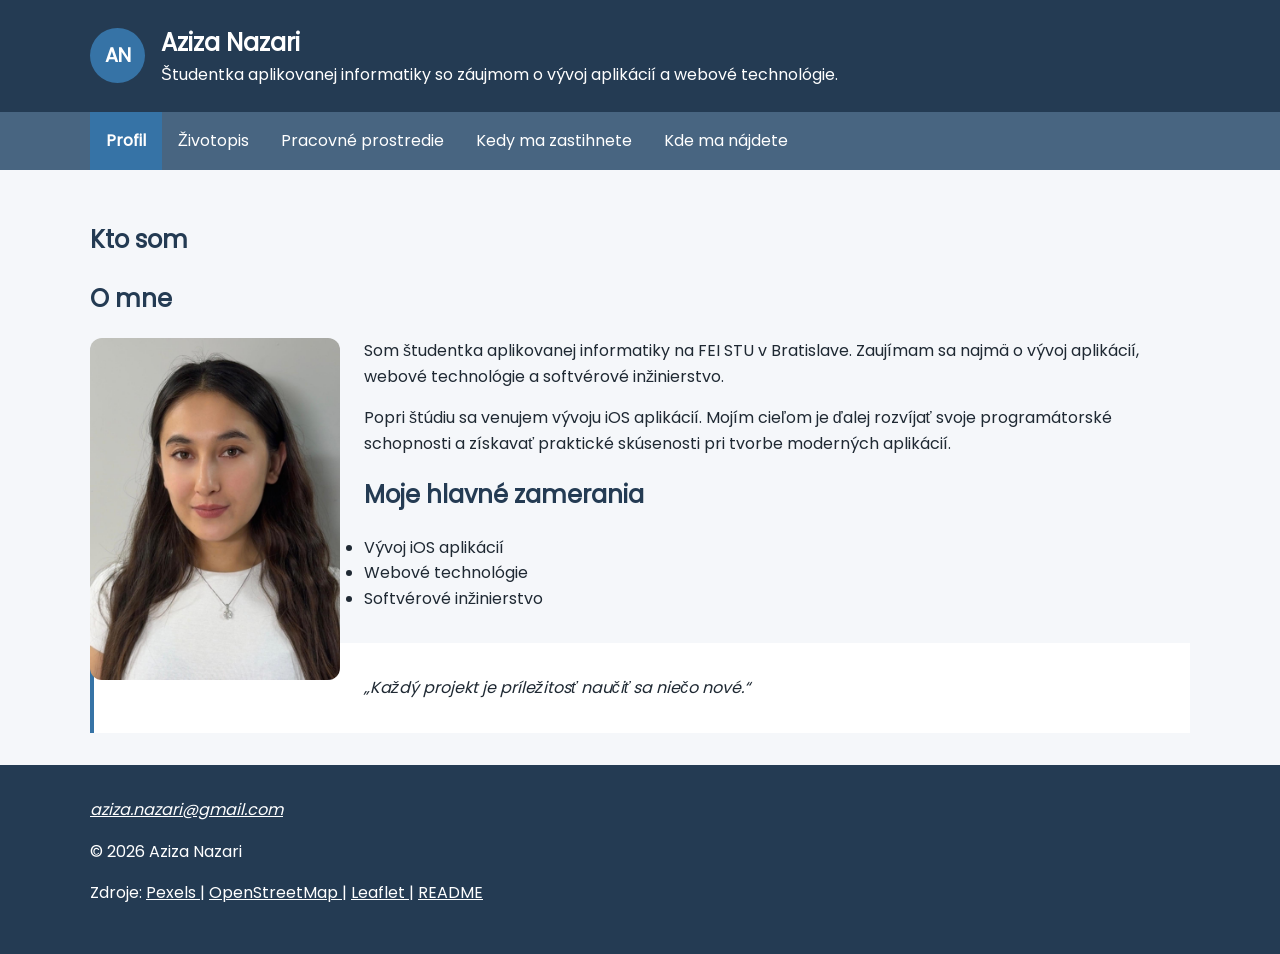
<file: index.html>
<!DOCTYPE html>
<html lang="sk">

<head>
    <meta charset="UTF-8">
    <meta name="viewport" content="width=device-width, initial-scale=1">

    <title>Profil | Aziza Nazari</title>

    <meta
        name="description"
        content="Osobná webová vizitka Azizy Nazari, študentky aplikovanej informatiky so záujmom o vývoj aplikácií a webové technológie."
    >

    <meta property="og:title" content="Profil | Aziza Nazari">
    <meta
        property="og:description"
        content="Osobná webová vizitka Azizy Nazari."
    >
    <meta property="og:image" content="img/me.jpeg">

    <link rel="icon" href="favicon.png">
    <link rel="stylesheet" href="css/styles.css">

    <script src="js/script.js" defer></script>
</head>

<body>

    <a class="skip-link" href="#main-content">Preskočiť na obsah</a>

    <header class="site-header">
        <div class="container">
            <div class="brand">
                <a class="monogram" href="index.html" aria-label="Domov">AN</a>

                <div class="brand-text">
                    <p class="site-name">Aziza Nazari</p>
                    <p class="site-slogan">
                        Študentka aplikovanej informatiky so záujmom o vývoj aplikácií a webové technológie.
                    </p>
                </div>
            </div>
        </div>
    </header>

    <nav class="main-nav" aria-label="Hlavná navigácia">
        <div class="container">

            <button
                class="menu-toggle"
                type="button"
                aria-expanded="false"
                aria-controls="main-menu"
            >
                Menu
            </button>

            <ul id="main-menu" class="nav-list">
                <li>
                    <a class="nav-link nav-link--active" href="index.html">
                        Profil
                    </a>
                </li>

                <li>
                    <a class="nav-link" href="pages/cv.html">
                        Životopis
                    </a>
                </li>

                <li>
                    <a class="nav-link" href="pages/workspace.html">
                        Pracovné prostredie
                    </a>
                </li>

                <li>
                    <a class="nav-link" href="pages/schedule.html">
                        Kedy ma zastihnete
                    </a>
                </li>

                <li>
                    <a class="nav-link" href="pages/map.html">
                        Kde ma nájdete
                    </a>
                </li>
            </ul>

        </div>
    </nav>

    <main id="main-content" class="container">

        <section class="profile">
    <h1>Kto som</h1>

    <h2>O mne</h2>

    <img
        class="profile-image"
        src="img/me.jpeg"
        alt="Fotografia Azizy Nazari"
        width="300"
        height="400"
        loading="lazy"
    >

    <p>
        Som študentka aplikovanej informatiky na FEI STU v Bratislave.
        Zaujímam sa najmä o vývoj aplikácií, webové technológie
        a softvérové inžinierstvo.
    </p>

    <p>
        Popri štúdiu sa venujem vývoju iOS aplikácií.
        Mojím cieľom je ďalej rozvíjať svoje programátorské schopnosti
        a získavať praktické skúsenosti pri tvorbe moderných aplikácií.
    </p>

    <h2>Moje hlavné zamerania</h2>

    <ul class="key-skills">
        <li>Vývoj iOS aplikácií</li>
        <li>Webové technológie</li>
        <li>Softvérové inžinierstvo</li>
    </ul>

    <aside class="profile-motto">
        <p>
            „Každý projekt je príležitosť naučiť sa niečo nové.“
        </p>
    </aside>
</section>

    </main>
    <footer class="site-footer">
    <div class="container">

        <address>
            <a href="mailto:aziza.nazari@gmail.com">
                aziza.nazari@gmail.com
            </a>
        </address>

        <p>&copy; 2026 Aziza Nazari</p>

        <p>
            Zdroje:
            <a
                href="https://www.pexels.com/photo/modern-workplace-with-gadgets-in-cozy-room-with-soft-light-4041405/"
                target="_blank"
                rel="noopener noreferrer"
            >
                Pexels
            </a>
            |
            <a
                href="https://www.openstreetmap.org/"
                target="_blank"
                rel="noopener noreferrer"
            >
                OpenStreetMap
            </a>
            |
            <a
                href="https://leafletjs.com/"
                target="_blank"
                rel="noopener noreferrer"
            >
                Leaflet
            </a>
            |
            <a href="README.md">
                README
            </a>
        </p>

    </div>
   </footer>

    

</body>

</html>
</file>
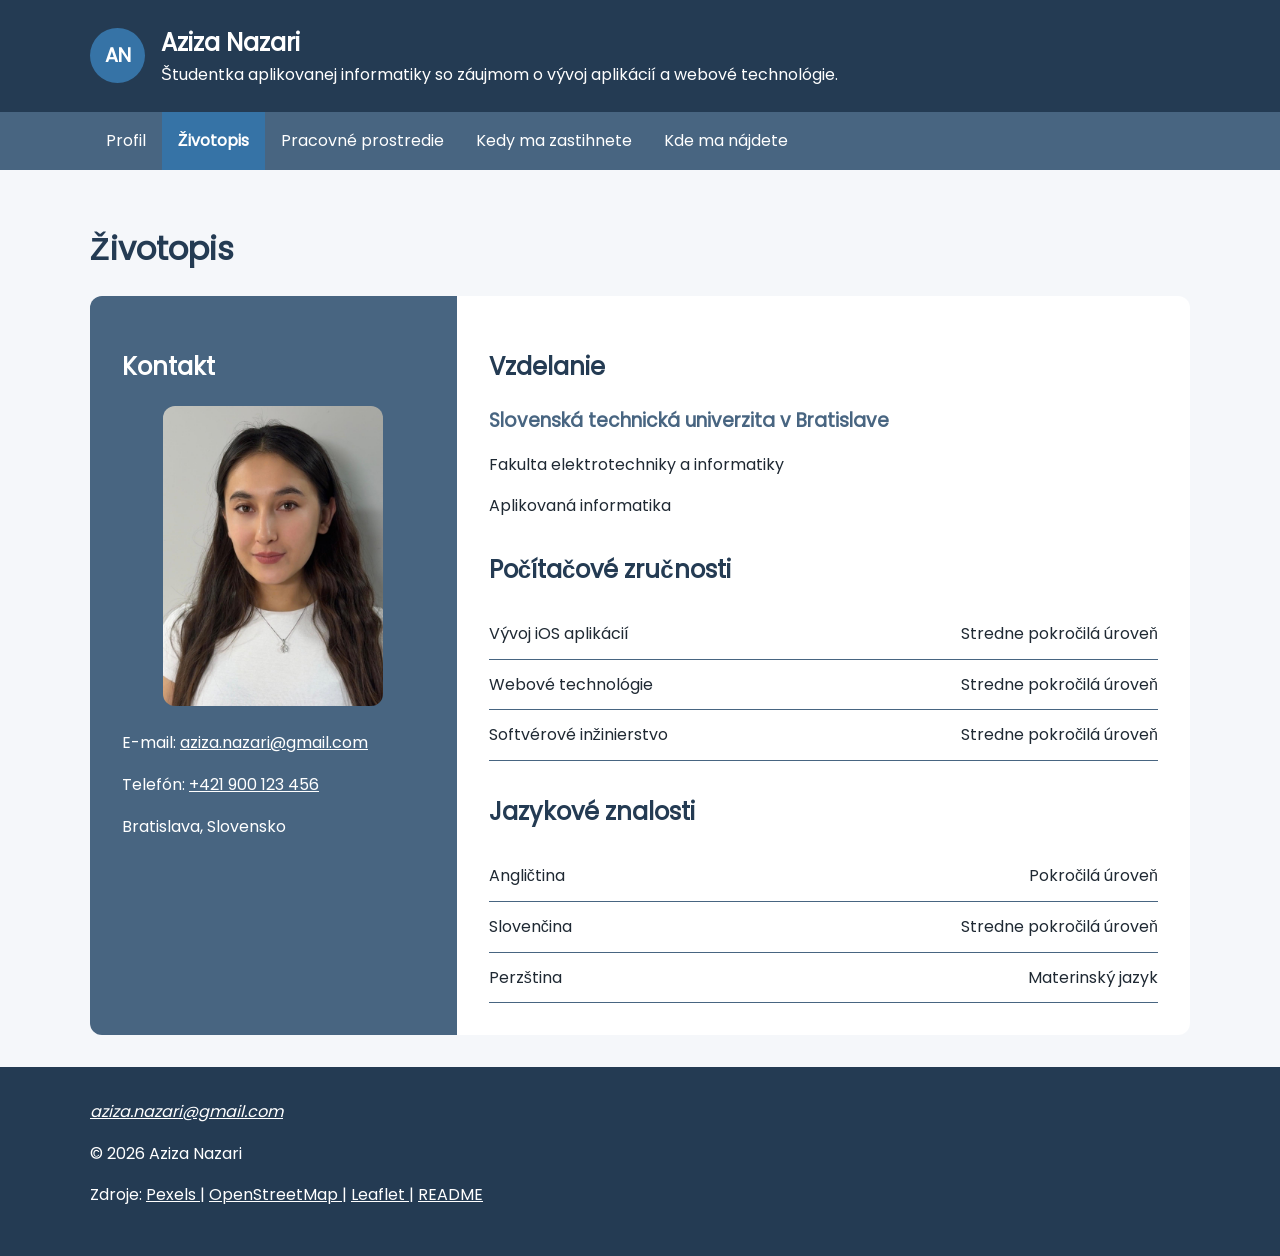
<file: pages/cv.html>
<!DOCTYPE html>
<html lang="sk">

<head>
    <meta charset="UTF-8">
    <meta name="viewport" content="width=device-width, initial-scale=1">

    <title>Životopis | Aziza Nazari</title>

    <meta
        name="description"
        content="Životopis Azizy Nazari so vzdelaním, technickými zručnosťami a jazykovými znalosťami."
    >

    <meta
        property="og:title"
        content="Životopis | Aziza Nazari"
    >

    <meta
        property="og:description"
        content="Vzdelanie, technické zručnosti a jazykové znalosti Azizy Nazari."
    >

    <meta
        property="og:image"
        content="../img/me.jpeg"
    >

    <link rel="icon" href="../favicon.png">

    <link
        rel="stylesheet"
        href="../css/styles.css"
    >

    <link
        rel="stylesheet"
        href="../css/print.css"
    >

    <script
        src="../js/script.js"
        defer
    ></script>
</head>

<body>

    <a
        class="skip-link"
        href="#main-content"
    >
        Preskočiť na obsah
    </a>

    <header class="site-header">

        <div class="container">

            <div class="brand">

                <a
                    class="monogram"
                    href="../index.html"
                    aria-label="Domov"
                >
                    AN
                </a>

                <div class="brand-text">

                    <p class="site-name">
                        Aziza Nazari
                    </p>

                    <p class="site-slogan">
                        Študentka aplikovanej informatiky so záujmom o vývoj aplikácií a webové technológie.
                    </p>

                </div>

            </div>

        </div>

    </header>

    <nav
        class="main-nav"
        aria-label="Hlavná navigácia"
    >

        <div class="container">

            <button
                class="menu-toggle"
                type="button"
                aria-expanded="false"
                aria-controls="main-menu"
            >
                Menu
            </button>

            <ul
                id="main-menu"
                class="nav-list"
            >

                <li>
                    <a
                        class="nav-link"
                        href="../index.html"
                    >
                        Profil
                    </a>
                </li>

                <li>
                    <a
                        class="nav-link nav-link--active"
                        href="cv.html"
                    >
                        Životopis
                    </a>
                </li>

                <li>
                    <a
                        class="nav-link"
                        href="workspace.html"
                    >
                        Pracovné prostredie
                    </a>
                </li>

                <li>
                    <a
                        class="nav-link"
                        href="schedule.html"
                    >
                        Kedy ma zastihnete
                    </a>
                </li>

                <li>
                    <a
                        class="nav-link"
                        href="map.html"
                    >
                        Kde ma nájdete
                    </a>
                </li>

            </ul>

        </div>

    </nav>

    <main
        id="main-content"
        class="container"
    >

        <h1>Životopis</h1>

        <div class="cv-layout">

            <aside class="cv-sidebar">

                <h2>Kontakt</h2>

                <img
                    class="cv-image"
                    src="../img/me.jpeg"
                    alt="Fotografia Azizy Nazari"
                    width="250"
                    height="330"
                    loading="lazy"
                >

                <address class="cv-contact">

                    <p>
                        E-mail:
                        <a href="mailto:aziza.nazari@gmail.com">
                            aziza.nazari@gmail.com
                        </a>
                    </p>

                    <p>
                        Telefón:
                        <a href="tel:+421900123456">
                            +421 900 123 456
                        </a>
                    </p>

                    <p>
                        Bratislava, Slovensko
                    </p>

                </address>

            </aside>

            <div class="cv-content">

                <section>

                    <h2>Vzdelanie</h2>

                    <h3>
                        Slovenská technická univerzita v Bratislave
                    </h3>

                    <p>
                        Fakulta elektrotechniky a informatiky
                    </p>

                    <p>
                        Aplikovaná informatika
                    </p>

                </section>

                <section>

                    <h2>Počítačové zručnosti</h2>

                    <div class="skill">

                        <p>
                            Vývoj iOS aplikácií
                        </p>

                        <p>
                            Stredne pokročilá úroveň
                        </p>

                    </div>

                    <div class="skill">

                        <p>
                            Webové technológie
                        </p>

                        <p>
                            Stredne pokročilá úroveň
                        </p>

                    </div>

                    <div class="skill">

                        <p>
                            Softvérové inžinierstvo
                        </p>

                        <p>
                            Stredne pokročilá úroveň
                        </p>

                    </div>

                </section>

                <section>

                    <h2>Jazykové znalosti</h2>

                    <div class="skill">

                        <p>
                            Angličtina
                        </p>

                        <p>
                            Pokročilá úroveň
                        </p>

                    </div>

                    <div class="skill">

                        <p>
                            Slovenčina
                        </p>

                        <p>
                            Stredne pokročilá úroveň
                        </p>

                    </div>

                    <div class="skill">

                        <p>
                            Perzština
                        </p>

                        <p>
                            Materinský jazyk
                        </p>

                    </div>

                </section>

            </div>

        </div>

    </main>

    <footer class="site-footer">

        <div class="container">

            <address>
                <a href="mailto:aziza.nazari@gmail.com">
                    aziza.nazari@gmail.com
                </a>
            </address>

            <p>&copy; 2026 Aziza Nazari</p>

            <p>
                Zdroje:

                <a
                    href="https://www.pexels.com/photo/modern-workplace-with-gadgets-in-cozy-room-with-soft-light-4041405/"
                    target="_blank"
                    rel="noopener noreferrer"
                >
                    Pexels
                </a>

                |

                <a
                    href="https://www.openstreetmap.org/"
                    target="_blank"
                    rel="noopener noreferrer"
                >
                    OpenStreetMap
                </a>

                |

                <a
                    href="https://leafletjs.com/"
                    target="_blank"
                    rel="noopener noreferrer"
                >
                    Leaflet
                </a>

                |

                <a href="../README.md">
                    README
                </a>
            </p>

        </div>

    </footer>

</body>

</html>
</file>
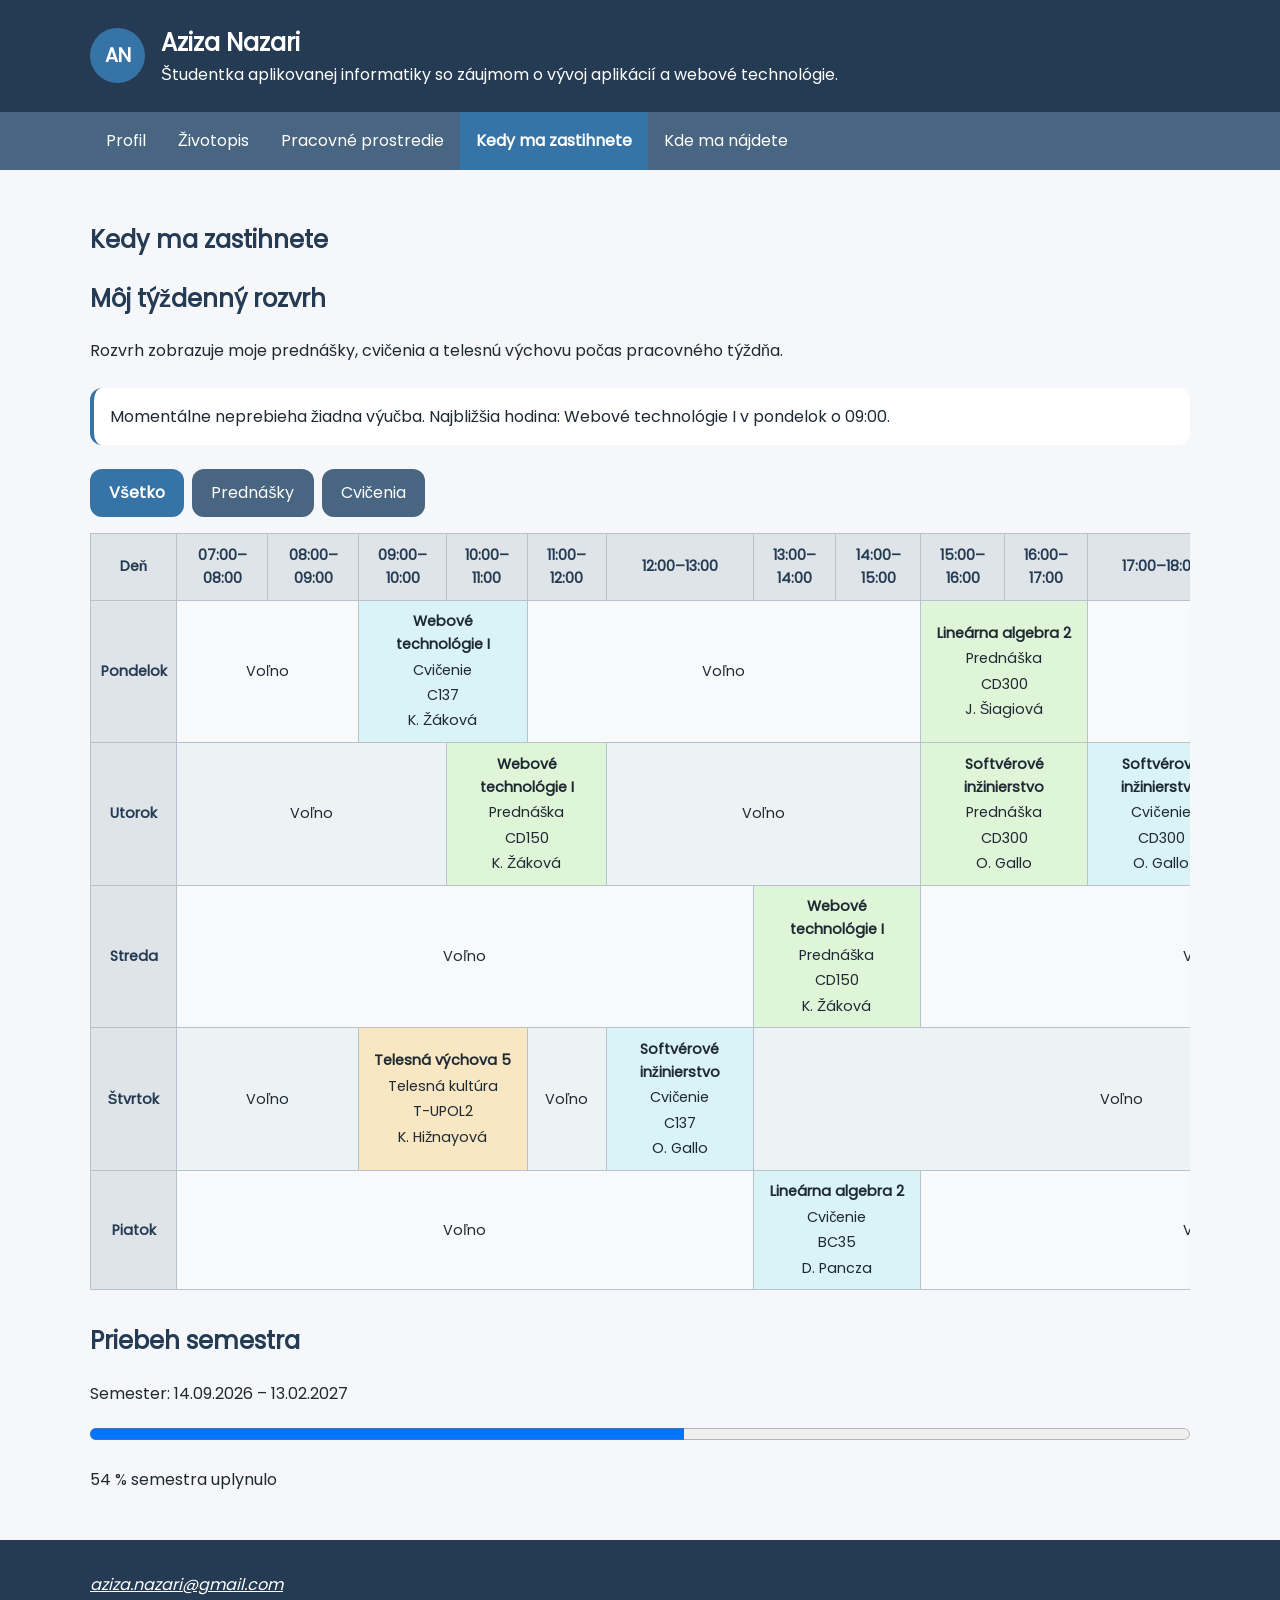
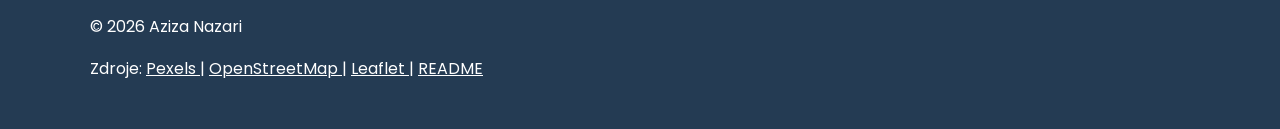
<file: pages/schedule.html>
<!DOCTYPE html>
<html lang="sk">

<head>
    <meta charset="UTF-8">
    <meta name="viewport" content="width=device-width, initial-scale=1">

    <title>Kedy ma zastihnete | Aziza Nazari</title>

    <meta
        name="description"
        content="Môj týždenný rozvrh na FEI STU a informácie o aktuálnej a najbližšej hodine."
    >

    <meta property="og:title" content="Kedy ma zastihnete | Aziza Nazari">

    <meta
        property="og:description"
        content="Týždenný rozvrh Azizy Nazari na FEI STU."
    >

    <meta property="og:image" content="../img/me.jpeg">

    <link rel="icon" href="../favicon.png">
    <link rel="stylesheet" href="../css/styles.css">

    <script src="../js/script.js" defer></script>
</head>

<body>

    <a class="skip-link" href="#main-content">
        Preskočiť na obsah
    </a>

    <header class="site-header">
        <div class="container">

            <div class="brand">

                <a
                    class="monogram"
                    href="../index.html"
                    aria-label="Domov"
                >
                    AN
                </a>

                <div class="brand-text">

                    <p class="site-name">
                        Aziza Nazari
                    </p>

                    <p class="site-slogan">
                        Študentka aplikovanej informatiky so záujmom o vývoj aplikácií a webové technológie.
                    </p>

                </div>

            </div>

        </div>
    </header>

    <nav class="main-nav" aria-label="Hlavná navigácia">
        <div class="container">

            <button
                class="menu-toggle"
                type="button"
                aria-expanded="false"
                aria-controls="main-menu"
            >
                Menu
            </button>

            <ul id="main-menu" class="nav-list">

                <li>
                    <a class="nav-link" href="../index.html">
                        Profil
                    </a>
                </li>

                <li>
                    <a class="nav-link" href="cv.html">
                        Životopis
                    </a>
                </li>

                <li>
                    <a class="nav-link" href="workspace.html">
                        Pracovné prostredie
                    </a>
                </li>

                <li>
                    <a
                        class="nav-link nav-link--active"
                        href="schedule.html"
                    >
                        Kedy ma zastihnete
                    </a>
                </li>

                <li>
                    <a class="nav-link" href="map.html">
                        Kde ma nájdete
                    </a>
                </li>

            </ul>

        </div>
    </nav>

    <main id="main-content" class="container">

        <section class="schedule">

            <h1>Kedy ma zastihnete</h1>

            <h2>Môj týždenný rozvrh</h2>

            <p>
                Rozvrh zobrazuje moje prednášky, cvičenia
                a telesnú výchovu počas pracovného týždňa.
            </p>

            <div
                id="schedule-status"
                class="schedule-status"
                aria-live="polite"
            >
                Zisťujem aktuálnu hodinu...
            </div>

            <div
                class="schedule-filters"
                role="group"
                aria-label="Filtrovanie rozvrhu"
            >

                <button
                    class="filter-button filter-button--active"
                    type="button"
                    data-filter="all"
                >
                    Všetko
                </button>

                <button
                    class="filter-button"
                    type="button"
                    data-filter="lecture"
                >
                    Prednášky
                </button>

                <button
                    class="filter-button"
                    type="button"
                    data-filter="exercise"
                >
                    Cvičenia
                </button>

            </div>

            <p
                id="filter-empty-message"
                class="filter-empty-message"
                hidden
            >
                Pre zvolený filter nie sú v rozvrhu žiadne hodiny.
            </p>

            <div class="schedule-table-wrapper">

                <table class="schedule-table">

                    <thead>

                        <tr>
                            <th scope="col">Deň</th>

                            <th scope="col">07:00–08:00</th>
                            <th scope="col">08:00–09:00</th>
                            <th scope="col">09:00–10:00</th>
                            <th scope="col">10:00–11:00</th>
                            <th scope="col">11:00–12:00</th>
                            <th scope="col">12:00–13:00</th>
                            <th scope="col">13:00–14:00</th>
                            <th scope="col">14:00–15:00</th>
                            <th scope="col">15:00–16:00</th>
                            <th scope="col">16:00–17:00</th>
                            <th scope="col">17:00–18:00</th>
                            <th scope="col">18:00–19:00</th>
                            <th scope="col">19:00–20:00</th>
                            <th scope="col">20:00–21:00</th>
                        </tr>

                    </thead>

                    <tbody>

                        <!-- Monday -->

                        <tr>
                            <th scope="row">Pondelok</th>

                            <td class="free-slot" colspan="2">
                                Voľno
                            </td>

                            <td
                                class="lesson-cell lesson-cell--exercise"
                                colspan="2"
                                data-day="1"
                                data-start="09:00"
                                data-end="10:50"
                                data-type="exercise"
                                data-subject="Webové technológie I"
                            >
                                <div class="lesson-content">
                                    <strong>Webové technológie I</strong>
                                    <span>Cvičenie</span>
                                    <span>C137</span>
                                    <span>K. Žáková</span>
                                </div>
                            </td>

                            <td class="free-slot" colspan="4">
                                Voľno
                            </td>

                            <td
                                class="lesson-cell lesson-cell--lecture"
                                colspan="2"
                                data-day="1"
                                data-start="15:00"
                                data-end="16:50"
                                data-type="lecture"
                                data-subject="Lineárna algebra 2"
                            >
                                <div class="lesson-content">
                                    <strong>Lineárna algebra 2</strong>
                                    <span>Prednáška</span>
                                    <span>CD300</span>
                                    <span>J. Šiagiová</span>
                                </div>
                            </td>

                            <td class="free-slot" colspan="4">
                                Voľno
                            </td>
                        </tr>

                        <!-- Tuesday -->

                        <tr>
                            <th scope="row">Utorok</th>

                            <td class="free-slot" colspan="3">
                                Voľno
                            </td>

                            <td
                                class="lesson-cell lesson-cell--lecture"
                                colspan="2"
                                data-day="2"
                                data-start="10:00"
                                data-end="11:50"
                                data-type="lecture"
                                data-subject="Webové technológie I"
                            >
                                <div class="lesson-content">
                                    <strong>Webové technológie I</strong>
                                    <span>Prednáška</span>
                                    <span>CD150</span>
                                    <span>K. Žáková</span>
                                </div>
                            </td>

                            <td class="free-slot" colspan="3">
                                Voľno
                            </td>

                            <td
                                class="lesson-cell lesson-cell--lecture"
                                colspan="2"
                                data-day="2"
                                data-start="15:00"
                                data-end="16:50"
                                data-type="lecture"
                                data-subject="Softvérové inžinierstvo"
                            >
                                <div class="lesson-content">
                                    <strong>Softvérové inžinierstvo</strong>
                                    <span>Prednáška</span>
                                    <span>CD300</span>
                                    <span>O. Gallo</span>
                                </div>
                            </td>

                            <td
                                class="lesson-cell lesson-cell--exercise"
                                data-day="2"
                                data-start="17:00"
                                data-end="17:50"
                                data-type="exercise"
                                data-subject="Softvérové inžinierstvo"
                            >
                                <div class="lesson-content">
                                    <strong>Softvérové inžinierstvo</strong>
                                    <span>Cvičenie</span>
                                    <span>CD300</span>
                                    <span>O. Gallo</span>
                                </div>
                            </td>

                            <td class="free-slot" colspan="3">
                                Voľno
                            </td>
                        </tr>

                        <!-- Wednesday -->

                        <tr>
                            <th scope="row">Streda</th>

                            <td class="free-slot" colspan="6">
                                Voľno
                            </td>

                            <td
                                class="lesson-cell lesson-cell--lecture"
                                colspan="2"
                                data-day="3"
                                data-start="13:00"
                                data-end="14:50"
                                data-type="lecture"
                                data-subject="Webové technológie I"
                            >
                                <div class="lesson-content">
                                    <strong>Webové technológie I</strong>
                                    <span>Prednáška</span>
                                    <span>CD150</span>
                                    <span>K. Žáková</span>
                                </div>
                            </td>

                            <td class="free-slot" colspan="6">
                                Voľno
                            </td>
                        </tr>

                        <!-- Thursday -->

                        <tr>
                            <th scope="row">Štvrtok</th>

                            <td class="free-slot" colspan="2">
                                Voľno
                            </td>

                            <td
                                class="lesson-cell lesson-cell--pe"
                                colspan="2"
                                data-day="4"
                                data-start="09:00"
                                data-end="10:50"
                                data-type="pe"
                                data-subject="Telesná výchova 5"
                            >
                                <div class="lesson-content">
                                    <strong>Telesná výchova 5</strong>
                                    <span>Telesná kultúra</span>
                                    <span>T-UPOL2</span>
                                    <span>K. Hižnayová</span>
                                </div>
                            </td>

                            <td class="free-slot">
                                Voľno
                            </td>

                            <td
                                class="lesson-cell lesson-cell--exercise"
                                data-day="4"
                                data-start="12:00"
                                data-end="12:50"
                                data-type="exercise"
                                data-subject="Softvérové inžinierstvo"
                            >
                                <div class="lesson-content">
                                    <strong>Softvérové inžinierstvo</strong>
                                    <span>Cvičenie</span>
                                    <span>C137</span>
                                    <span>O. Gallo</span>
                                </div>
                            </td>

                            <td class="free-slot" colspan="8">
                                Voľno
                            </td>
                        </tr>

                        <!-- Friday -->

                        <tr>
                            <th scope="row">Piatok</th>

                            <td class="free-slot" colspan="6">
                                Voľno
                            </td>

                            <td
                                class="lesson-cell lesson-cell--exercise"
                                colspan="2"
                                data-day="5"
                                data-start="13:00"
                                data-end="14:50"
                                data-type="exercise"
                                data-subject="Lineárna algebra 2"
                            >
                                <div class="lesson-content">
                                    <strong>Lineárna algebra 2</strong>
                                    <span>Cvičenie</span>
                                    <span>BC35</span>
                                    <span>D. Pancza</span>
                                </div>
                            </td>

                            <td class="free-slot" colspan="6">
                                Voľno
                            </td>
                        </tr>

                    </tbody>

                </table>

            </div>

            <section class="semester-progress">

                <h2>Priebeh semestra</h2>

                <p>
                    Semester:
                    <time datetime="2026-09-14">14.09.2026</time>
                    –
                    <time datetime="2027-02-13">13.02.2027</time>
                </p>

                <progress
                    id="semester-progress"
                    max="100"
                    value="0"
                >
                    0 %
                </progress>

                <p id="semester-progress-text">
                    0 % semestra uplynulo
                </p>

            </section>

        </section>

    </main>

    <footer class="site-footer">
    <div class="container">

        <address>
            <a href="mailto:aziza.nazari@gmail.com">
                aziza.nazari@gmail.com
            </a>
        </address>

        <p>&copy; 2026 Aziza Nazari</p>

        <p>
            Zdroje:
            <a
                href="https://www.pexels.com/photo/modern-workplace-with-gadgets-in-cozy-room-with-soft-light-4041405/"
                target="_blank"
                rel="noopener noreferrer"
            >
                Pexels
            </a>
            |
            <a
                href="https://www.openstreetmap.org/"
                target="_blank"
                rel="noopener noreferrer"
            >
                OpenStreetMap
            </a>
            |
            <a
                href="https://leafletjs.com/"
                target="_blank"
                rel="noopener noreferrer"
            >
                Leaflet
            </a>
            |
            <a href="../README.md">
                README
            </a>
        </p>

    </div>
</footer>
             

</body>

</html>
</file>
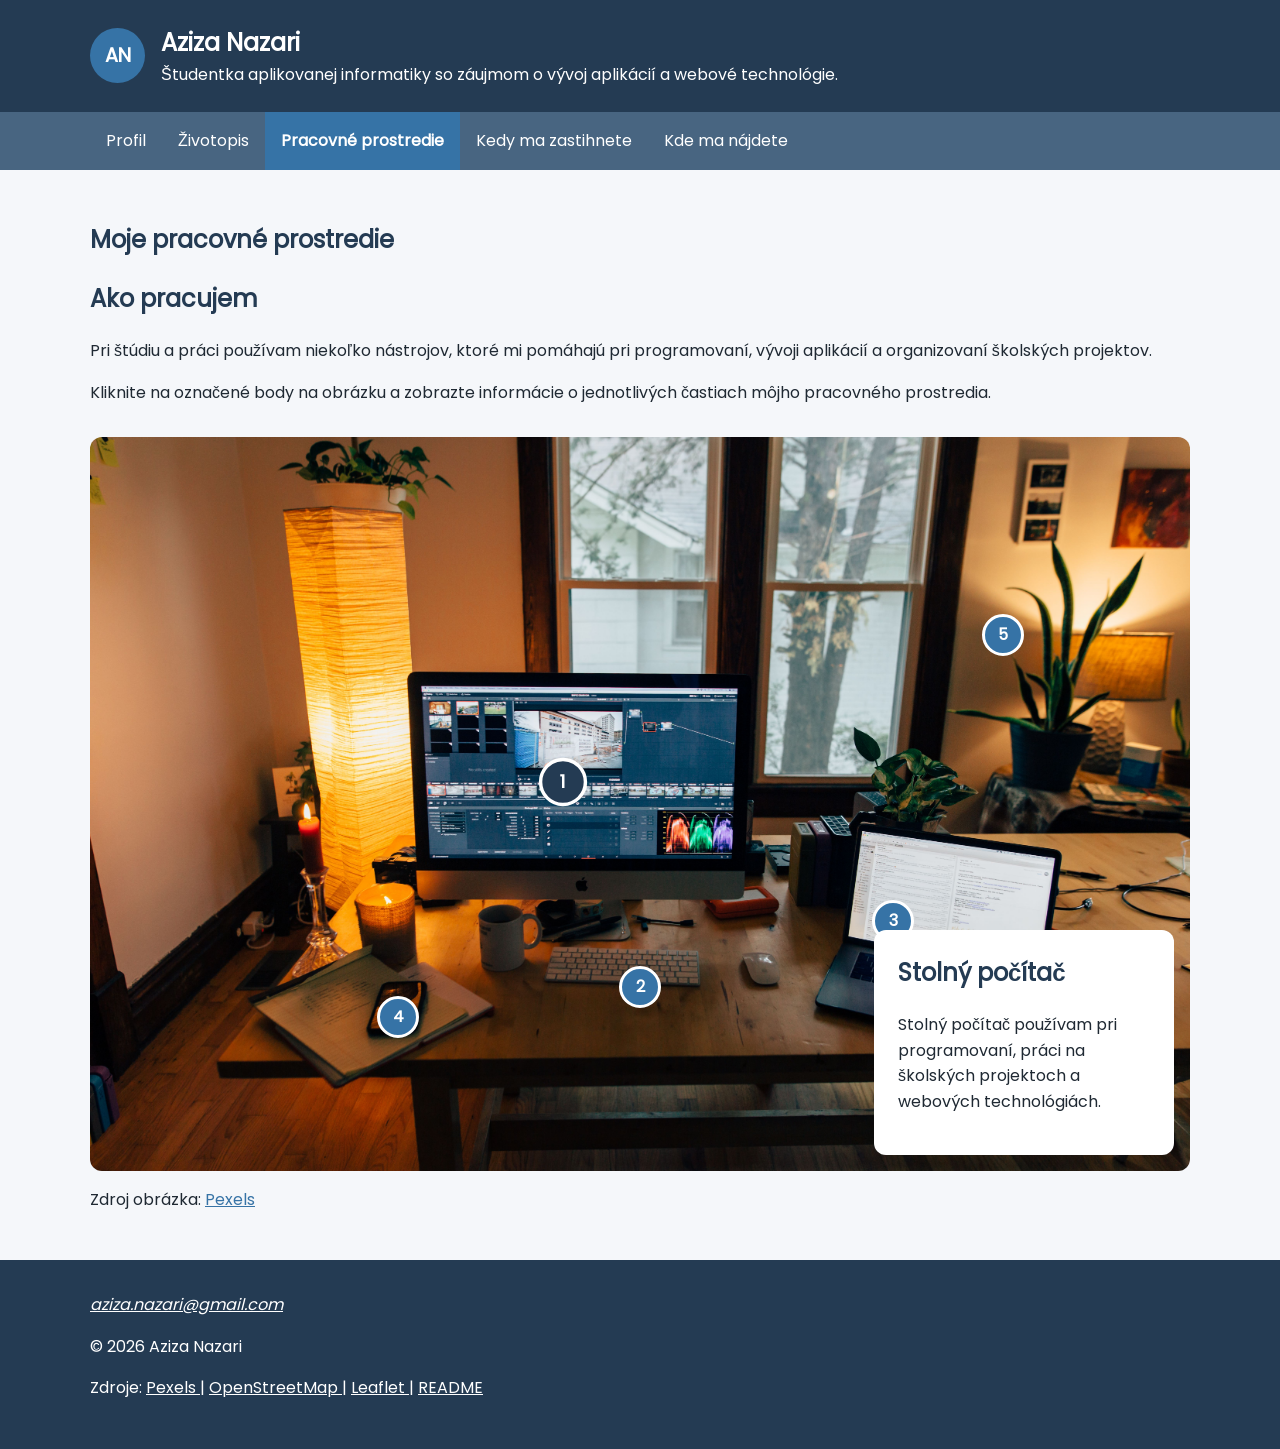
<file: pages/workspace.html>
<!DOCTYPE html>
<html lang="sk">

<head>
    <meta charset="UTF-8">
    <meta name="viewport" content="width=device-width, initial-scale=1">

    <title>Pracovné prostredie | Aziza Nazari</title>

    <meta
        name="description"
        content="Moje pracovné prostredie a nástroje, ktoré používam pri štúdiu a vývoji aplikácií."
    >

    <meta
        property="og:title"
        content="Pracovné prostredie | Aziza Nazari"
    >

    <meta
        property="og:description"
        content="Interaktívny pohľad na pracovné prostredie Azizy Nazari."
    >

    <meta
        property="og:image"
        content="../img/workspace.jpg"
    >

    <link rel="icon" href="../favicon.png">
    <link rel="stylesheet" href="../css/styles.css">

    <script src="../js/script.js" defer></script>
</head>

<body>

    <a class="skip-link" href="#main-content">
        Preskočiť na obsah
    </a>

    <header class="site-header">

        <div class="container">

            <div class="brand">

                <a
                    class="monogram"
                    href="../index.html"
                    aria-label="Domov"
                >
                    AN
                </a>

                <div class="brand-text">

                    <p class="site-name">
                        Aziza Nazari
                    </p>

                    <p class="site-slogan">
                        Študentka aplikovanej informatiky so záujmom o vývoj aplikácií a webové technológie.
                    </p>

                </div>

            </div>

        </div>

    </header>

    <nav
        class="main-nav"
        aria-label="Hlavná navigácia"
    >

        <div class="container">

            <button
                class="menu-toggle"
                type="button"
                aria-expanded="false"
                aria-controls="main-menu"
            >
                Menu
            </button>

            <ul
                id="main-menu"
                class="nav-list"
            >

                <li>
                    <a
                        class="nav-link"
                        href="../index.html"
                    >
                        Profil
                    </a>
                </li>

                <li>
                    <a
                        class="nav-link"
                        href="cv.html"
                    >
                        Životopis
                    </a>
                </li>

                <li>
                    <a
                        class="nav-link nav-link--active"
                        href="workspace.html"
                    >
                        Pracovné prostredie
                    </a>
                </li>

                <li>
                    <a
                        class="nav-link"
                        href="schedule.html"
                    >
                        Kedy ma zastihnete
                    </a>
                </li>

                <li>
                    <a
                        class="nav-link"
                        href="map.html"
                    >
                        Kde ma nájdete
                    </a>
                </li>

            </ul>

        </div>

    </nav>

    <main
        id="main-content"
        class="container"
    >

        <section class="workspace">

            <h1>Moje pracovné prostredie</h1>

            <h2>Ako pracujem</h2>

            <p>
                Pri štúdiu a práci používam niekoľko nástrojov,
                ktoré mi pomáhajú pri programovaní, vývoji aplikácií
                a organizovaní školských projektov.
            </p>

            <p>
                Kliknite na označené body na obrázku a zobrazte
                informácie o jednotlivých častiach môjho pracovného
                prostredia.
            </p>

            <div class="workspace-interactive">

                <!-- Hotspot controls -->

                <input
                    class="hotspot-input"
                    type="radio"
                    name="workspace-hotspot"
                    id="hotspot-desktop"
                    aria-label="Stolný počítač"
                    checked
                >

                <input
                    class="hotspot-input"
                    type="radio"
                    name="workspace-hotspot"
                    id="hotspot-keyboard"
                    aria-label="Klávesnica a myš"
                >

                <input
                    class="hotspot-input"
                    type="radio"
                    name="workspace-hotspot"
                    id="hotspot-laptop"
                    aria-label="Notebook"
                >

                <input
                    class="hotspot-input"
                    type="radio"
                    name="workspace-hotspot"
                    id="hotspot-notes"
                    aria-label="Poznámkový blok a telefón"
                >

                <input
                    class="hotspot-input"
                    type="radio"
                    name="workspace-hotspot"
                    id="hotspot-plant"
                    aria-label="Pracovné prostredie"
                >

                <div class="workspace-stage">

                    <div class="workspace-image-area">

                        <img
                            class="workspace-image"
                            src="../img/workspace.jpg"
                            alt="Pracovný stôl so stolným počítačom, notebookom, klávesnicou, telefónom, poznámkovým blokom a rastlinami"
                            width="1200"
                            height="800"
                            loading="lazy"
                        >

                        <label
                            class="hotspot-marker hotspot-marker--desktop"
                            for="hotspot-desktop"
                        >
                            1
                        </label>

                        <label
                            class="hotspot-marker hotspot-marker--keyboard"
                            for="hotspot-keyboard"
                        >
                            2
                        </label>

                        <label
                            class="hotspot-marker hotspot-marker--laptop"
                            for="hotspot-laptop"
                        >
                            3
                        </label>

                        <label
                            class="hotspot-marker hotspot-marker--notes"
                            for="hotspot-notes"
                        >
                            4
                        </label>

                        <label
                            class="hotspot-marker hotspot-marker--plant"
                            for="hotspot-plant"
                        >
                            5
                        </label>

                    </div>

                    <div class="workspace-panels">

                        <article
                            class="hotspot-panel hotspot-panel--desktop"
                        >

                            <h2>Stolný počítač</h2>

                            <p>
                                Stolný počítač používam pri programovaní,
                                práci na školských projektoch a webových
                                technológiách.
                            </p>

                        </article>

                        <article
                            class="hotspot-panel hotspot-panel--keyboard"
                        >

                            <h2>Klávesnica a myš</h2>

                            <p>
                                Klávesnicu a myš používam pri každodennej
                                práci s kódom a pri úpravách projektov.
                            </p>

                        </article>

                        <article
                            class="hotspot-panel hotspot-panel--laptop"
                        >

                            <h2>Notebook</h2>

                            <p>
                                Notebook používam najmä na vývoj aplikácií,
                                štúdium a prácu na školských zadaniach.
                            </p>

                        </article>

                        <article
                            class="hotspot-panel hotspot-panel--notes"
                        >

                            <h2>Poznámkový blok a telefón</h2>

                            <p>
                                Poznámkový blok používam na zapisovanie
                                úloh a nápadov. Telefón využívam aj pri
                                testovaní mobilných aplikácií.
                            </p>

                        </article>

                        <article
                            class="hotspot-panel hotspot-panel--plant"
                        >

                            <h2>Pracovné prostredie</h2>

                            <p>
                                Pri práci mám rada pokojné a príjemné
                                prostredie, ktoré mi pomáha sústrediť sa.
                            </p>

                        </article>

                    </div>

                </div>

            </div>

            <p class="image-source">
                Zdroj obrázka:
                <a
                    href="https://www.pexels.com/photo/modern-workplace-with-gadgets-in-cozy-room-with-soft-light-4041405/"
                    target="_blank"
                    rel="noopener noreferrer"
                >
                    Pexels
                </a>
            </p>

        </section>

    </main>

    <footer class="site-footer">
    <div class="container">

        <address>
            <a href="mailto:aziza.nazari@gmail.com">
                aziza.nazari@gmail.com
            </a>
        </address>

        <p>&copy; 2026 Aziza Nazari</p>

        <p>
            Zdroje:
            <a
                href="https://www.pexels.com/photo/modern-workplace-with-gadgets-in-cozy-room-with-soft-light-4041405/"
                target="_blank"
                rel="noopener noreferrer"
            >
                Pexels
            </a>
            |
            <a
                href="https://www.openstreetmap.org/"
                target="_blank"
                rel="noopener noreferrer"
            >
                OpenStreetMap
            </a>
            |
            <a
                href="https://leafletjs.com/"
                target="_blank"
                rel="noopener noreferrer"
            >
                Leaflet
            </a>
            |
            <a href="../README.md">
                README
            </a>
        </p>

      </div>
   </footer>

</body>

</html>
</file>
<file: css/styles.css>
@font-face {
    font-family: "SiteFont";
    src: url("../fonts/chosen-font.woff2") format("woff2");
    font-weight: 400;
    font-style: normal;
    font-display: swap;
}

:root {
    --color-primary: #243b53;
    --color-secondary: #486581;
    --color-accent: #3673a6;
    --color-text: #1f2933;
    --color-background: #f5f7fa;
    --color-surface: #ffffff;

    --radius: 12px;
    --space: 1rem;
    --container-width: 1100px;

    --color-print-text: #1f2933;
    --color-print-border: #486581;

    --color-lecture: #dff5d8;
    --color-exercise: #d9f3f7;
    --color-pe: #f8e7c2;

    --color-table-header: #dfe4e8;
    --color-row-odd: #f7f9fb;
    --color-row-even: #edf2f5;

    --color-border: #b8c2cc;
    --color-current: #fff3a3;


    --color-dark-primary: #d9e8f5;
    --color-dark-secondary: #c8e3fa;
    --color-dark-accent: #79b8e8;
    --color-dark-text: #f3f6f8;
    --color-dark-background: #111820;
    --color-dark-surface: #1c2732;
    --color-dark-border: #607080;

    --color-dark-lecture: #274332;
    --color-dark-exercise: #20404a;
    --color-dark-pe: #493b24;
    --color-dark-table-header: #2c3d4b;
    --color-dark-row-odd: #18222b;
    --color-dark-row-even: #202d37;
    --color-dark-current: #554c1f;
}

* {
    box-sizing: border-box;
}

body {
    margin: 0;
    font-family: "SiteFont", sans-serif;
    color: var(--color-text);
    background-color: var(--color-background);
    line-height: 1.6;
}

img {
    max-width: 100%;
    height: auto;
}

a {
    color: var(--color-accent);
}

.container {
    width: 90%;
    max-width: var(--container-width);
    margin-left: auto;
    margin-right: auto;
}

/* Header */

.site-header {
    background-color: var(--color-primary);
    color: var(--color-surface);
    padding: calc(var(--space) * 1.5) 0;
}

.brand {
    display: flex;
    align-items: center;
    gap: var(--space);
}

.monogram {
    display: flex;
    align-items: center;
    justify-content: center;

    width: 55px;
    height: 55px;

    border-radius: 50%;

    background-color: var(--color-accent);
    color: var(--color-surface);

    text-decoration: none;
    font-weight: bold;
    font-size: 1.2rem;
}

.site-name {
    margin: 0;
    font-size: 1.5rem;
    font-weight: bold;
}

.site-slogan {
    margin: 0;
}

/* Navigation */

.main-nav {
    background-color: var(--color-secondary);
}

.nav-list {
    display: flex;

    margin: 0;
    padding: 0;

    list-style: none;
}

.nav-link {
    display: block;

    padding: var(--space);

    color: var(--color-surface);

    text-decoration: none;
}

.nav-link:hover,
.nav-link:focus-visible {
    background-color: var(--color-accent);
}

.nav-link--active {
    background-color: var(--color-accent);
    font-weight: bold;
}

.menu-toggle {
    display: none;
}

/* Main content */

main {
    padding-top: calc(var(--space) * 2);
    padding-bottom: calc(var(--space) * 2);
}

h1,
h2 {
    color: var(--color-primary);
}

/* Profile */

.profile::after {
    content: "";
    display: block;
    clear: both;
}

.profile-image {
    float: left;

    width: 250px;
    height: auto;

    margin-right: calc(var(--space) * 1.5);
    margin-bottom: var(--space);

    border-radius: var(--radius);
}

.key-skills {
    padding-left: calc(var(--space) * 2);
}

.profile-motto {
    margin-top: calc(var(--space) * 2);

    padding: var(--space);

    border-left: 4px solid var(--color-accent);

    background-color: var(--color-surface);

    font-style: italic;
}

/* Footer */

.site-footer {
    padding: calc(var(--space) * 2) 0;

    background-color: var(--color-primary);
    color: var(--color-surface);
}

.site-footer a {
    color: var(--color-surface);
}

/* Accessibility */

.skip-link {
    position: absolute;
    left: -9999px;
}

.skip-link:focus {
    left: var(--space);
    top: var(--space);

    z-index: 1000;

    padding: var(--space);

    background-color: var(--color-surface);
    color: var(--color-primary);
}

a:focus-visible,
button:focus-visible,
select:focus-visible,
input:focus-visible {
    outline: 3px solid var(--color-accent);
    outline-offset: 3px;
}

/* CV */

.cv-layout {
    display: grid;
    grid-template-columns: 1fr 2fr;
    align-items: stretch;

    border-radius: var(--radius);

    overflow: hidden;
}

.cv-sidebar {
    padding: calc(var(--space) * 2);

    background-color: var(--color-secondary);
    color: var(--color-surface);
}

.cv-sidebar h2 {
    color: var(--color-surface);
}

.cv-image {
    display: block;

    width: 220px;
    max-width: 100%;
    height: auto;

    margin: 0 auto calc(var(--space) * 1.5);

    border-radius: var(--radius);
}

.cv-contact {
    font-style: normal;
}

.cv-contact a {
    color: var(--color-surface);
}

.cv-content {
    padding: calc(var(--space) * 2);

    background-color: var(--color-surface);
}

.cv-content section + section {
    margin-top: calc(var(--space) * 2);
}

.cv-content h3 {
    margin-bottom: calc(var(--space) * 0.5);

    color: var(--color-secondary);
}

.skill {
    display: flex;
    justify-content: space-between;

    gap: var(--space);

    padding: calc(var(--space) * 0.75) 0;

    border-bottom: 1px solid var(--color-secondary);
}

.skill p {
    margin: 0;
}

/* Workspace */

.workspace-interactive {
    margin-top: calc(var(--space) * 2);
}

.workspace-stage {
    position: relative;
}

.workspace-image-area {
    position: relative;
}

.workspace-image {
    display: block;

    width: 100%;
    height: auto;

    border-radius: var(--radius);
}

/* Hidden but keyboard-accessible hotspot controls */

.hotspot-input {
    position: absolute;

    width: 1px;
    height: 1px;

    opacity: 0;
}

/* Hotspot markers */

.hotspot-marker {
    position: absolute;

    display: flex;
    align-items: center;
    justify-content: center;

    width: 42px;
    height: 42px;

    border: 3px solid var(--color-surface);
    border-radius: 50%;

    background-color: var(--color-accent);
    color: var(--color-surface);

    font-weight: bold;

    cursor: pointer;

    transform: translate(-50%, -50%);

    transition:
        transform 0.2s ease,
        background-color 0.2s ease;
}

.hotspot-marker:hover {
    transform: translate(-50%, -50%) scale(1.15);
}

/* Hotspot positions */

.hotspot-marker--desktop {
    top: 47%;
    left: 43%;
}

.hotspot-marker--keyboard {
    top: 75%;
    left: 50%;
}

.hotspot-marker--laptop {
    top: 66%;
    left: 73%;
}

.hotspot-marker--notes {
    top: 79%;
    left: 28%;
}

.hotspot-marker--plant {
    top: 27%;
    left: 83%;
}

/* Information panel container */

.workspace-panels {
    position: absolute;

    right: var(--space);
    bottom: var(--space);

    width: min(300px, 38%);
    min-height: 140px;
}

/* Individual panels */

.hotspot-panel {
    display: none;

    padding: calc(var(--space) * 1.5);

    border-radius: var(--radius);

    background-color: var(--color-surface);
    color: var(--color-text);
}

.hotspot-panel h2 {
    margin-top: 0;
}

/* Display selected information panel */

#hotspot-desktop:checked
    ~ .workspace-stage
    .hotspot-panel--desktop,

#hotspot-keyboard:checked
    ~ .workspace-stage
    .hotspot-panel--keyboard,

#hotspot-laptop:checked
    ~ .workspace-stage
    .hotspot-panel--laptop,

#hotspot-notes:checked
    ~ .workspace-stage
    .hotspot-panel--notes,

#hotspot-plant:checked
    ~ .workspace-stage
    .hotspot-panel--plant {
    display: block;
}

/* Selected hotspot appearance */

#hotspot-desktop:checked
    ~ .workspace-stage
    .hotspot-marker--desktop,

#hotspot-keyboard:checked
    ~ .workspace-stage
    .hotspot-marker--keyboard,

#hotspot-laptop:checked
    ~ .workspace-stage
    .hotspot-marker--laptop,

#hotspot-notes:checked
    ~ .workspace-stage
    .hotspot-marker--notes,

#hotspot-plant:checked
    ~ .workspace-stage
    .hotspot-marker--plant {
    background-color: var(--color-primary);

    transform:
        translate(-50%, -50%)
        scale(1.15);
}

/* Keyboard focus */

#hotspot-desktop:focus-visible
    ~ .workspace-stage
    .hotspot-marker--desktop,

#hotspot-keyboard:focus-visible
    ~ .workspace-stage
    .hotspot-marker--keyboard,

#hotspot-laptop:focus-visible
    ~ .workspace-stage
    .hotspot-marker--laptop,

#hotspot-notes:focus-visible
    ~ .workspace-stage
    .hotspot-marker--notes,

#hotspot-plant:focus-visible
    ~ .workspace-stage
    .hotspot-marker--plant {
    outline: 3px solid var(--color-primary);
    outline-offset: 4px;
}

/* Schedule */

.schedule-status {
    margin: calc(var(--space) * 1.5) 0;

    padding: var(--space);

    border-left: 4px solid var(--color-accent);
    border-radius: var(--radius);

    background-color: var(--color-surface);
}

.schedule-filters {
    display: flex;
    flex-wrap: wrap;

    gap: calc(var(--space) * 0.5);

    margin-bottom: var(--space);
}

.filter-button {
    padding:
        calc(var(--space) * 0.7)
        calc(var(--space) * 1.2);

    border: 0;
    border-radius: var(--radius);

    background-color: var(--color-secondary);
    color: var(--color-surface);

    font: inherit;

    cursor: pointer;
}

.filter-button:hover,
.filter-button:focus-visible {
    background-color: var(--color-accent);
}

.filter-button--active {
    background-color: var(--color-accent);
    font-weight: bold;
}

.filter-empty-message {
    padding: var(--space);

    border-radius: var(--radius);

    background-color: var(--color-surface);
}

.schedule-table-wrapper {
    width: 100%;

    overflow-x: auto;
}

.schedule-table {
    width: 100%;
    min-width: 1400px;

    border-collapse: collapse;

    font-size: 0.9rem;
}

.schedule-table th,
.schedule-table td {
    padding: calc(var(--space) * 0.6);

    border: 1px solid var(--color-border);

    text-align: center;
    vertical-align: middle;
}

.schedule-table thead th {
    background-color: var(--color-table-header);
    color: var(--color-primary);
}

.schedule-table tbody th {
    background-color: var(--color-table-header);
    color: var(--color-primary);
}

.schedule-table tbody tr:nth-of-type(odd) .free-slot {
    background-color: var(--color-row-odd);
}

.schedule-table tbody tr:nth-of-type(even) .free-slot {
    background-color: var(--color-row-even);
}

.lesson-cell--lecture {
    background-color: var(--color-lecture);
}

.lesson-cell--exercise {
    background-color: var(--color-exercise);
}

.lesson-cell--pe {
    background-color: var(--color-pe);
}

.lesson-content {
    display: flex;
    flex-direction: column;

    gap: calc(var(--space) * 0.15);
}

.lesson--current {
    background-color: var(--color-current);

    outline: 4px solid var(--color-accent);
    outline-offset: -4px;
}

/* Filtered lessons */


.lesson-cell--filtered {
    visibility: hidden;
}

.semester-progress {
    margin-top: calc(var(--space) * 2);
}

.semester-progress progress {
    width: 100%;
    height: 24px;
}

/* Map */

.map {
    width: 100%;
    height: 500px;

    margin-top: calc(var(--space) * 1.5);
    margin-bottom: calc(var(--space) * 1.5);

    border-radius: var(--radius);
}

.map-controls {
    padding: calc(var(--space) * 1.5);

    border-radius: var(--radius);

    background-color: var(--color-surface);
}

.map-message,
.map-result {
    padding: var(--space);

    border-left: 4px solid var(--color-accent);

    background-color: var(--color-background);
}

.map-form {
    display: grid;

    grid-template-columns:
        max-content
        minmax(180px, 1fr);

    gap: var(--space);

    align-items: center;

    margin-top: calc(var(--space) * 1.5);
    margin-bottom: calc(var(--space) * 1.5);
}

.map-form select,
.map-form button {
    padding: calc(var(--space) * 0.7);

    border: 1px solid var(--color-secondary);
    border-radius: var(--radius);

    font: inherit;
}

.map-form button {
    grid-column: 1 / -1;

    background-color: var(--color-secondary);
    color: var(--color-surface);

    cursor: pointer;
}

.map-form button:hover,
.map-form button:focus-visible {
    background-color: var(--color-accent);
}

.map-form button:disabled {
    cursor: not-allowed;

    opacity: 0.6;
}

.point-list {
    padding-left: calc(var(--space) * 2);
}

.point-list button {
    margin-left: var(--space);

    padding:
        calc(var(--space) * 0.35)
        calc(var(--space) * 0.7);

    border: 0;
    border-radius: var(--radius);

    background-color: var(--color-secondary);
    color: var(--color-surface);

    cursor: pointer;
}

.map-sources {
    margin-top: calc(var(--space) * 2);
}


@media (prefers-color-scheme: dark) {

    :root {
        --color-primary: var(--color-dark-primary);
        --color-secondary: var(--color-dark-secondary);
        --color-accent: var(--color-dark-accent);
        --color-text: var(--color-dark-text);
        --color-background: var(--color-dark-background);
        --color-surface: var(--color-dark-surface);
        --color-border: var(--color-dark-border);

        --color-lecture: var(--color-dark-lecture);
        --color-exercise: var(--color-dark-exercise);
        --color-pe: var(--color-dark-pe);

        --color-table-header: var(--color-dark-table-header);
        --color-row-odd: var(--color-dark-row-odd);
        --color-row-even: var(--color-dark-row-even);
        --color-current: var(--color-dark-current);
    }
}

/* Responsive layout */

@media (max-width: 768px) {

    .map {
        height: 380px;
    }

    .map-form {
        grid-template-columns: 1fr;
    }

    .map-form button {
        grid-column: auto;
    }

    .schedule-table {
        font-size: 0.75rem;
    }

    .schedule-table th,
    .schedule-table td {
        padding: calc(var(--space) * 0.4);
    }

    .schedule-filters {
        flex-direction: column;
    }

    .filter-button {
        width: 100%;
    }

    .workspace-panels {
        position: relative;

        right: auto;
        bottom: auto;

        width: 100%;
        height: 190px;

        margin-top: var(--space);

        overflow: auto;
    }

    .hotspot-panel {
        height: 100%;
    }

    .hotspot-marker {
        width: 36px;
        height: 36px;
    }

    .cv-layout {
        grid-template-columns: 1fr;
    }

    .skill {
        flex-direction: column;

        gap: 0;
    }

    .brand {
        align-items: flex-start;
    }

    .menu-toggle {
        display: block;

        padding:
            calc(var(--space) * 0.75)
            var(--space);

        border: 0;

        background-color: var(--color-secondary);
        color: var(--color-surface);

        font: inherit;

        cursor: pointer;
    }

    .nav-list {
        display: none;
        flex-direction: column;
    }

    .nav-list.nav-list--open {
        display: flex;
    }

    .profile-image {
        float: none;

        display: block;

        margin: 0 auto var(--space);
    }
}

@media (prefers-reduced-motion: reduce) {

    *,
    *::before,
    *::after {
        scroll-behavior: auto !important;
        transition-duration: 0.01ms !important;
        animation-duration: 0.01ms !important;
        animation-iteration-count: 1 !important;
    }
}
</file>
<file: css/print.css>
@media print {

    @page {
        size: A4;
        margin: 10mm;
    }

    body {
        margin: 0;

        background: none;
        color: var(--color-print-text);

        font-size: 10pt;
        line-height: 1.3;
    }

    .main-nav,
    .menu-toggle,
    .skip-link,
    .site-footer {
        display: none;
    }

    .site-header {
        padding: 0 0 1rem;

        background: none;
        color: var(--color-print-text);
    }

    .monogram {
        width: 45px;
        height: 45px;

        border: 1px solid var(--color-print-text);
        border-radius: 50%;

        background: none;
        color: var(--color-print-text);

        font-size: 1rem;
    }

    .site-name,
    .site-slogan {
        color: var(--color-print-text);
    }

    .container {
        width: 100%;
        max-width: none;

        margin: 0;
    }

    main {
        padding: 0;
    }

    main > h1 {
        margin-top: 0;
        margin-bottom: 1rem;

        color: var(--color-print-text);
    }

    .cv-layout {
        display: grid;
        grid-template-columns: 1fr 2fr;

        align-items: stretch;

        border-radius: 0;

        overflow: visible;
    }

    .cv-sidebar,
    .cv-content {
        padding: 1rem;

        background: none;
        color: var(--color-print-text);
    }

    .cv-sidebar h2,
    .cv-content h2,
    .cv-content h3 {
        color: var(--color-print-text);
    }

    .cv-contact {
        color: var(--color-print-text);
    }

    .cv-contact a {
        color: var(--color-print-text);
        text-decoration: none;
    }

    .cv-image {
        width: 140px;
        height: auto;

        margin-bottom: 1rem;

        border-radius: 0;
    }

    .cv-content section + section {
        margin-top: 1rem;
    }

    .cv-content h2 {
        margin-top: 0.5rem;
        margin-bottom: 0.5rem;
    }

    .cv-content h3 {
        margin-top: 0;
        margin-bottom: 0.4rem;
    }

    .cv-content p {
        margin-top: 0.3rem;
        margin-bottom: 0.3rem;
    }

    .skill {
        display: flex;
        justify-content: space-between;

        gap: 0.5rem;

        padding: 0.3rem 0;

        border-bottom: 1px solid var(--color-print-border);
    }

    .skill p {
        margin: 0;
    }

    .cv-layout,
    .cv-sidebar,
    .cv-content,
    .cv-content section {
        break-inside: avoid;
    }

    a {
        color: var(--color-print-text);
    }
}
</file>
